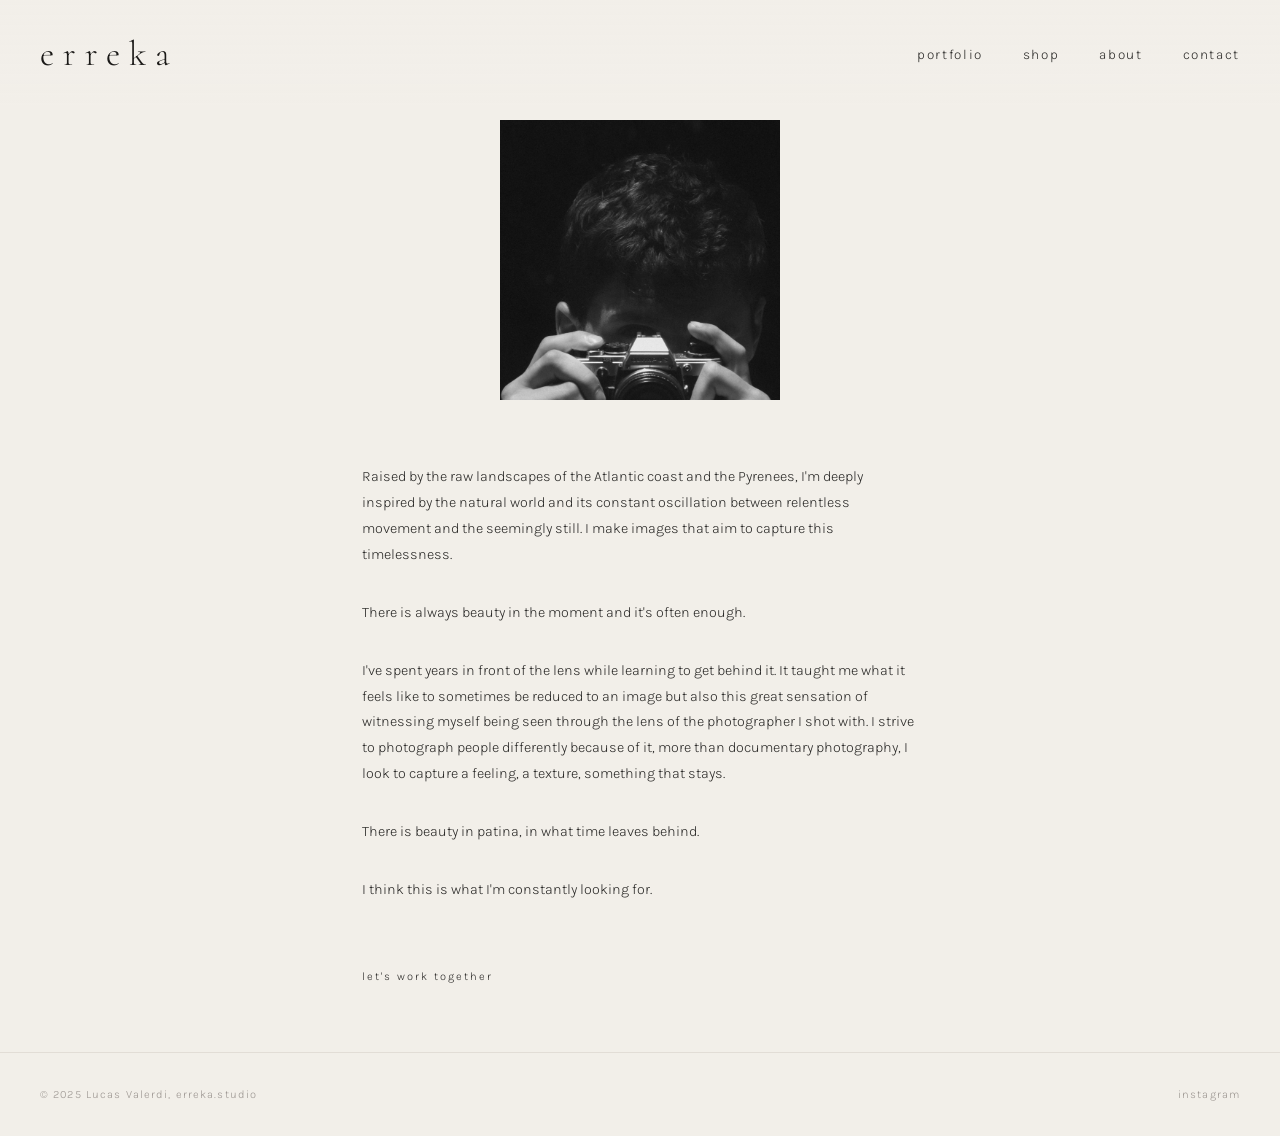
<file: about.html>
<!DOCTYPE html>
<html lang="en">
<head>
  <meta charset="UTF-8" />
  <meta name="viewport" content="width=device-width, initial-scale=1.0" />
  <title>About, Lucas Valerdi, Photographer Basque Country</title>
  <meta name="description" content="Lucas Valerdi, photographer based in Hendaye, Basque Country. Inspired by the Atlantic coast, the Pyrenees and the light of the Basque Country." />

  <!-- Open Graph -->
  <meta property="og:title" content="About, Lucas Valerdi, Photographer Basque Country" />
  <meta property="og:description" content="Photographer based in Hendaye, Basque Country. Surf, portrait, editorial." />
  <meta property="og:image" content="https://erreka.studio/images/hero.jpg" />
  <meta property="og:url" content="https://erreka.studio/about.html" />
  <meta property="og:type" content="website" />
  <meta name="twitter:card" content="summary_large_image" />

  <link rel="icon" href="favicon.svg" type="image/svg+xml" />
  <link rel="preconnect" href="https://fonts.googleapis.com" />
  <link rel="preconnect" href="https://fonts.gstatic.com" crossorigin />
  <link href="https://fonts.googleapis.com/css2?family=Cormorant:ital,wght@0,300;0,400;1,300;1,400&family=Karla:wght@300;400&display=swap" rel="stylesheet" />
  <link rel="stylesheet" href="style.css" />
</head>
<body>

  <nav>
    <a href="index.html" class="nav-logo">erreka</a>
    <button class="nav-toggle" aria-label="Menu" onclick="toggleMenu()">
      <span></span><span></span>
    </button>
    <ul class="nav-links" id="navLinks">
      <li><a href="portfolio.html">portfolio</a></li>
      <li><a href="shop.html">shop</a></li>
      <li><a href="about.html" class="active">about</a></li>
      <li><a href="contact.html">contact</a></li>
    </ul>
  </nav>

  <div class="about-wrap">

    <div class="about-img-wrap">
      <img src="images/about.jpg" alt="Lucas Valerdi, photographe au Pays Basque" />
    </div>

    <div class="about-text">
      <p>Raised by the raw landscapes of the Atlantic coast and the Pyrenees, I'm deeply inspired by the natural world and its constant oscillation between relentless movement and the seemingly still. I make images that aim to capture this timelessness.</p>

      <p>There is always beauty in the moment and it's often enough.</p>

      <p>I've spent years in front of the lens while learning to get behind it. It taught me what it feels like to sometimes be reduced to an image but also this great sensation of witnessing myself being seen through the lens of the photographer I shot with. I strive to photograph people differently because of it, more than documentary photography, I look to capture a feeling, a texture, something that stays.</p>

      <p>There is beauty in patina, in what time leaves behind.</p>

      <p>I think this is what I'm constantly looking for.</p>

      <a href="contact.html" class="animated-link" style="margin-top: 2rem; display: inline-block;">let's work together</a>
    </div>

  </div>

  <footer>
    <p>© 2025 Lucas Valerdi, erreka.studio</p>
    <a href="https://instagram.com/erreka_studio" target="_blank" rel="noopener noreferrer" aria-label="Instagram erreka_studio (nouvelle fenêtre)">instagram</a>
  </footer>

  <script src="script.js"></script>
</body>
</html>
</file>
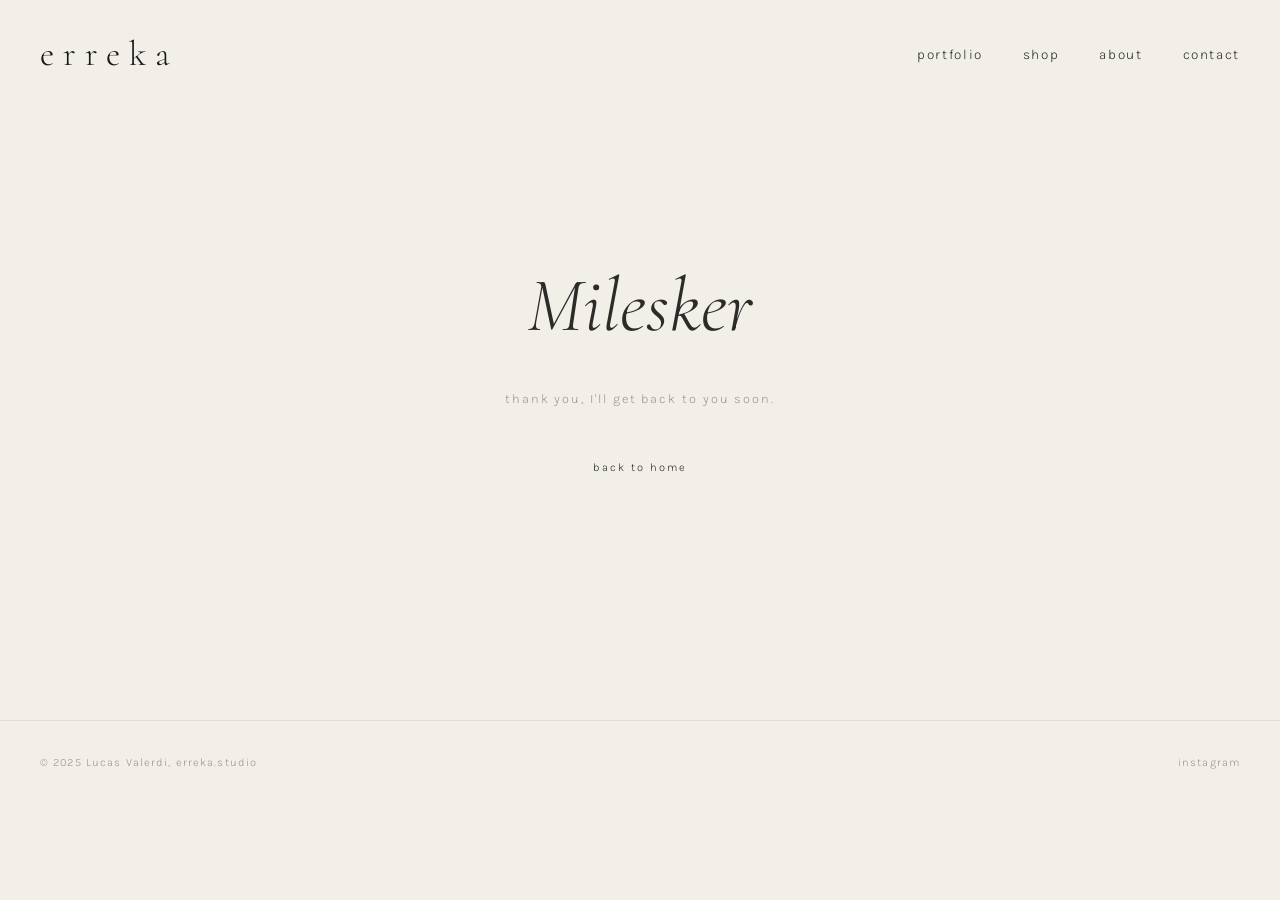
<file: merci.html>
<!DOCTYPE html>
<html lang="en">
<head>
  <meta charset="UTF-8" />
  <meta name="viewport" content="width=device-width, initial-scale=1.0" />
  <title>erreka — thank you</title>
  <link rel="preconnect" href="https://fonts.googleapis.com" />
  <link rel="preconnect" href="https://fonts.gstatic.com" crossorigin />
  <link href="https://fonts.googleapis.com/css2?family=Cormorant:ital,wght@0,300;0,400;1,300;1,400&family=Karla:wght@300;400&display=swap" rel="stylesheet" />
  <link rel="icon" href="favicon.svg" type="image/svg+xml" />
  <link rel="stylesheet" href="style.css" />
</head>
<body>
  <nav>
    <a href="index.html" class="nav-logo">erreka</a>
    <button class="nav-toggle" aria-label="Menu" onclick="toggleMenu()">
      <span></span><span></span>
    </button>
    <ul class="nav-links" id="navLinks">
      <li><a href="portfolio.html">portfolio</a></li>
      <li><a href="shop.html">shop</a></li>
      <li><a href="about.html">about</a></li>
      <li><a href="contact.html">contact</a></li>
    </ul>
  </nav>

  <main style="min-height: 80vh; display: flex; flex-direction: column; align-items: center; justify-content: center; text-align: center; padding: 2rem;">
    <p style="font-family: 'Cormorant', Georgia, serif; font-size: clamp(2.5rem, 6vw, 5rem); font-weight: 300; font-style: italic; color: #2C2B29; margin-bottom: 1rem;">Milesker</p>
    <p style="font-family: 'Karla', sans-serif; font-size: 0.8rem; color: #9B9590; letter-spacing: 0.15em; margin-bottom: 3rem;">thank you, I'll get back to you soon.</p>
    <a href="index.html" class="animated-link">back to home</a>
  </main>

  <footer>
    <p>© 2025 Lucas Valerdi, erreka.studio</p>
    <a href="https://instagram.com/erreka_studio" target="_blank" rel="noopener noreferrer">instagram</a>
  </footer>

  <script src="script.js"></script>
</body>
</html>
</file>
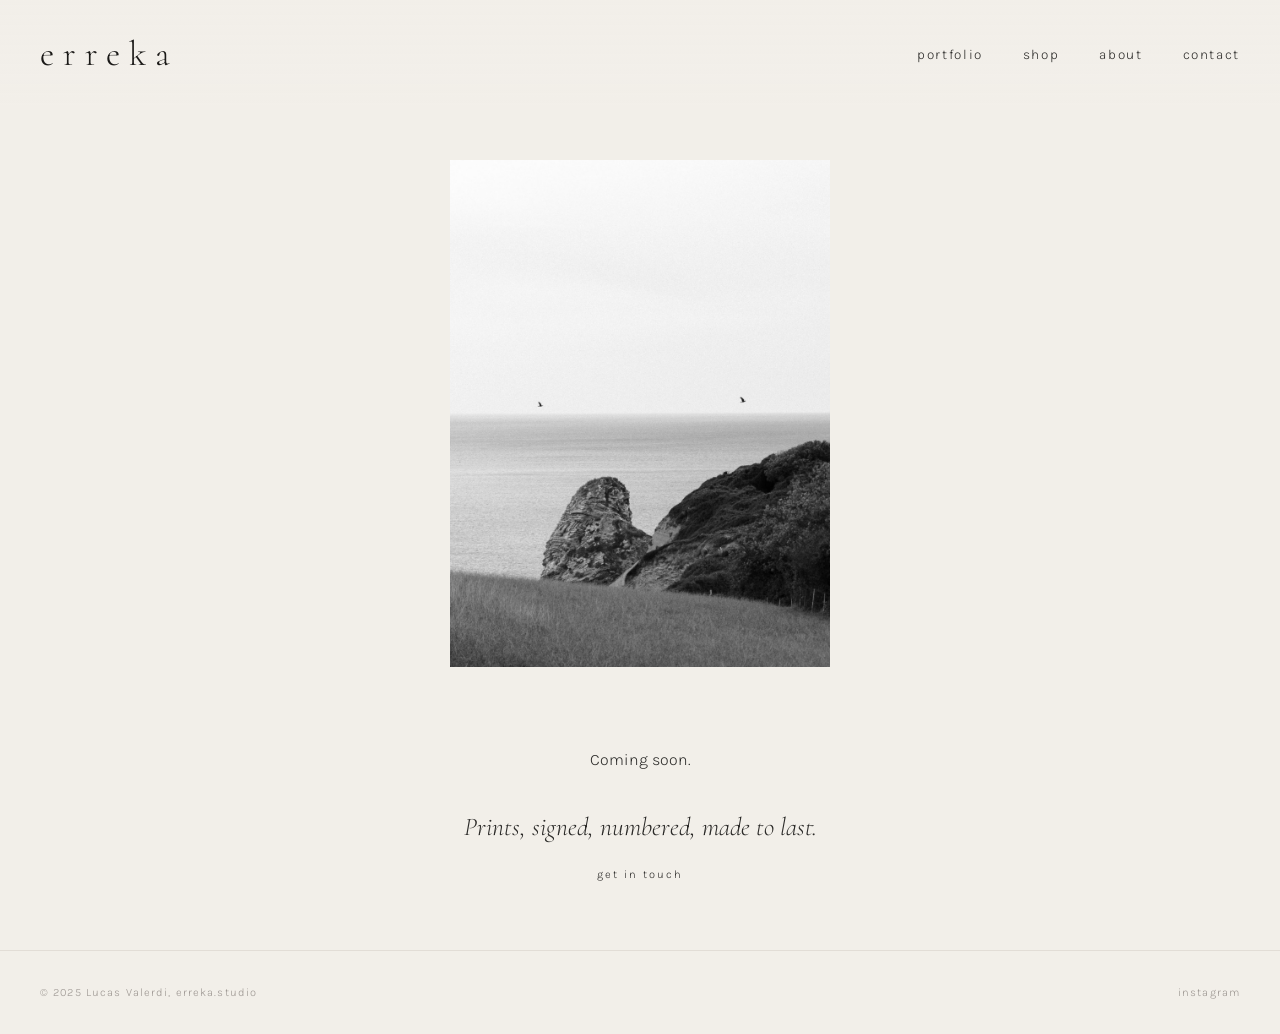
<file: shop.html>
<!DOCTYPE html>
<html lang="en">
<head>
  <meta charset="UTF-8" />
  <meta name="viewport" content="width=device-width, initial-scale=1.0" />
  <title>Shop, Lucas Valerdi, Photographer Basque Country</title>
  <meta name="description" content="Signed photo prints by Lucas Valerdi, limited editions, numbered, Fine Art Baryta paper. Surf and Basque Country photography to frame." />

  <!-- Open Graph -->
  <meta property="og:title" content="Shop, Lucas Valerdi, Photographer Basque Country" />
  <meta property="og:description" content="Prints & objects, signed, numbered, made to last. Surf and Basque Country photography." />
  <meta property="og:image" content="https://erreka.studio/images/hero.jpg" />
  <meta property="og:url" content="https://erreka.studio/shop.html" />
  <meta property="og:type" content="website" />
  <meta name="twitter:card" content="summary_large_image" />

  <link rel="icon" href="favicon.svg" type="image/svg+xml" />
  <link rel="preconnect" href="https://fonts.googleapis.com" />
  <link rel="preconnect" href="https://fonts.gstatic.com" crossorigin />
  <link href="https://fonts.googleapis.com/css2?family=Cormorant:ital,wght@0,300;0,400;1,300;1,400&family=Karla:wght@300;400&display=swap" rel="stylesheet" />
  <link rel="stylesheet" href="style.css" />
</head>
<body>

  <nav>
    <a href="index.html" class="nav-logo">erreka</a>
    <button class="nav-toggle" aria-label="Menu" onclick="toggleMenu()">
      <span></span><span></span>
    </button>
    <ul class="nav-links" id="navLinks">
      <li><a href="portfolio.html">portfolio</a></li>
      <li><a href="shop.html" class="active">shop</a></li>
      <li><a href="about.html">about</a></li>
      <li><a href="contact.html">contact</a></li>
    </ul>
  </nav>

  <div class="shop-wrap">
    <div class="shop-img-wrap">
      <img src="images/photo-30.jpg" alt="Print — Lucas Valerdi" />
    </div>
    <p class="shop-coming-soon">Coming soon.</p>
    <p class="shop-tagline"><em>Prints, signed, numbered, made to last.</em></p>
    <a href="contact.html?type=print" class="animated-link">get in touch</a>
  </div>

  <footer>
    <p>© 2025 Lucas Valerdi, erreka.studio</p>
    <a href="https://instagram.com/erreka_studio" target="_blank" rel="noopener noreferrer" aria-label="Instagram erreka_studio (nouvelle fenêtre)">instagram</a>
  </footer>

  <script src="script.js"></script>
</body>
</html>
</file>
<file: style.css>
/* =====================
   TOKENS
   ===================== */
:root {
  --cream:    #F2EFE9;
  --fog:      #E2DDD6;
  --stone:    #9B9590;
  --charcoal: #2C2B29;
  --ink:      #1A1917;

  --ff-display: 'Cormorant', Georgia, serif;
  --ff-body:    'Karla', system-ui, sans-serif;

  --spacing-xs: 0.5rem;
  --spacing-s:  1rem;
  --spacing-m:  2rem;
  --spacing-l:  4rem;
  --spacing-xl: 8rem;

  --max-w: 1200px;
  --transition: 0.3s ease;
}

/* =====================
   RESET
   ===================== */
*, *::before, *::after { box-sizing: border-box; margin: 0; padding: 0; }

html { scroll-behavior: smooth; }

body {
  background: var(--cream);
  color: var(--charcoal);
  font-family: var(--ff-body);
  font-weight: 300;
  font-size: 1rem;
  line-height: 1.7;
  -webkit-font-smoothing: antialiased;
}

img {
  display: block;
  width: 100%;
  height: auto;
  -webkit-user-drag: none;
  user-select: none;
  -webkit-user-select: none;
}

a { color: inherit; text-decoration: none; }
ul { list-style: none; }

/* =====================
   NAV
   ===================== */
nav {
  position: fixed;
  top: 0; left: 0; right: 0;
  z-index: 1000;
  display: flex;
  align-items: center;
  justify-content: space-between;
  padding: 1.5rem 2.5rem;
  background: rgba(242,239,233,0.95);
  backdrop-filter: blur(8px);
  -webkit-backdrop-filter: blur(8px);
}

nav::before {
  content: '';
  position: absolute;
  inset: 0;
  background: linear-gradient(to bottom, rgba(242,239,233,0.85) 0%, transparent 100%);
  z-index: -1;
}

.nav-logo {
  font-family: var(--ff-display);
  font-size: 2.2rem;
  font-weight: 300;
  letter-spacing: 0.25em;
  color: var(--ink);
}

.nav-links {
  display: flex;
  gap: 2.5rem;
}

.nav-links a {
  font-size: 0.85rem;
  letter-spacing: 0.12em;
  text-transform: lowercase;
  color: var(--charcoal);
  transition: color var(--transition);
}

.nav-links a:hover { color: var(--stone); }

.nav-toggle {
  display: none;
  flex-direction: column;
  gap: 5px;
  background: none;
  border: none;
  cursor: pointer;
  padding: 4px;
}

.nav-toggle span {
  display: block;
  width: 22px;
  height: 1px;
  background: var(--ink);
  transition: transform 0.35s ease, opacity 0.35s ease;
}

/* Hamburger → croix fine */
.nav-toggle.is-open span:nth-child(1) {
  transform: translateY(3px) rotate(45deg);
}

.nav-toggle.is-open span:nth-child(2) {
  transform: translateY(-3px) rotate(-45deg);
}

/* =====================
   HERO
   ===================== */
.hero {
  position: relative;
  height: 100svh;
  min-height: 600px;
  overflow: hidden;
}

.hero-image-wrap {
  position: absolute;
  inset: 0;
}

/* Hero slideshow */
.hero-slide {
  position: absolute;
  inset: 0;
  opacity: 0;
  transition: opacity 1.5s ease-in-out;
}

.hero-slide.active {
  opacity: 1;
}

.hero-slide img {
  width: 100%;
  height: 100%;
  object-fit: cover;
  object-position: center;
  filter: brightness(0.88);
}

/* Fallback pour hero simple (pages autres) */
.hero-img {
  width: 100%;
  height: 100%;
  object-fit: cover;
  object-position: center;
  filter: brightness(0.88);
}

.hero-text {
  position: absolute;
  bottom: var(--spacing-xl);
  left: 2.5rem;
}

.hero-eyebrow {
  font-family: var(--ff-body);
  font-size: 0.7rem;
  letter-spacing: 0.2em;
  text-transform: uppercase;
  color: var(--fog);
  margin-bottom: var(--spacing-s);
}

.hero h1 {
  font-family: var(--ff-display);
  font-size: clamp(3rem, 8vw, 7rem);
  font-weight: 300;
  line-height: 1.05;
  color: var(--cream);
  letter-spacing: -0.01em;
}

.hero h1 em {
  font-style: italic;
  font-weight: 300;
}

.hero-scroll {
  position: absolute;
  bottom: 2rem;
  right: 2.5rem;
  font-size: 0.7rem;
  letter-spacing: 0.15em;
  color: var(--fog);
  writing-mode: vertical-rl;
  text-orientation: mixed;
  transform: rotate(180deg);
  transition: color var(--transition);
}

.hero-scroll:hover { color: var(--cream); }

/* =====================
   INTRO
   ===================== */

/* =====================
   HOME
   ===================== */
.home-tagline {
  text-align: center;
  font-family: var(--ff-display);
  font-size: clamp(1.2rem, 3vw, 2rem);
  font-weight: 300;
  font-style: italic;
  color: var(--charcoal);
  padding: 5rem 2rem 4rem;
}

.home-grid {
  display: grid;
  grid-template-columns: repeat(3, 1fr);
  gap: 3px;
  padding: 0;
}

.home-grid img {
  width: 100%;
  aspect-ratio: 3/4;
  object-fit: cover;
  display: block;
  transition: opacity 0.3s ease;
}

.home-grid a:hover img {
  opacity: 0.85;
}

/* =====================
   CTA TIRAGES
   ===================== */

.btn {
  display: inline-block;
  padding: 0.75rem 2rem;
  border: 1px solid var(--charcoal);
  font-size: 0.7rem;
  letter-spacing: 0.18em;
  text-transform: lowercase;
  color: var(--charcoal);
  transition: background var(--transition), color var(--transition);
}

.btn:hover {
  background: var(--charcoal);
  color: var(--cream);
}

button[type="submit"] {
  -webkit-appearance: none;
  appearance: none;
  background: transparent;
  border: none;
  color: var(--charcoal);
  font-family: var(--ff-body);
  font-size: 0.7rem;
  letter-spacing: 0.18em;
  text-transform: lowercase;
  padding: 0.75rem 0;
  cursor: pointer;
  position: relative;
  display: inline-block;
}

button[type="submit"]::after {
  content: '';
  position: absolute;
  bottom: 0;
  left: 0;
  width: 0;
  height: 1px;
  background: var(--charcoal);
  transition: width 0.4s ease;
}

button[type="submit"]:hover::after {
  width: 100%;
}

/* =====================
   ANIMATED LINK
   ===================== */
.animated-link {
  font-family: var(--ff-body);
  font-size: 0.7rem;
  letter-spacing: 0.18em;
  text-transform: lowercase;
  color: var(--charcoal);
  position: relative;
  padding-bottom: 2px;
}

.animated-link::after {
  content: '';
  position: absolute;
  bottom: 0;
  left: 0;
  width: 0;
  height: 1px;
  background: var(--charcoal);
  transition: width 0.4s ease;
}

.animated-link:hover::after {
  width: 100%;
}

/* =====================
   CTA EXPLORE / WORK TOGETHER
   ===================== */
.cta-work {
  display: flex;
  justify-content: center;
  padding: 3rem 2rem;
}

.btn-work {
  position: relative;
  font-family: var(--ff-body);
  font-size: 0.72rem;
  font-weight: 400;
  letter-spacing: 0.22em;
  text-transform: uppercase;
  color: var(--charcoal);
  padding-bottom: 4px;
}

.btn-work::after {
  content: '';
  position: absolute;
  bottom: 0;
  left: 0;
  width: 0;
  height: 1px;
  background: var(--charcoal);
  transition: width 0.3s ease;
}

.btn-work:hover::after {
  width: 100%;
}

/* =====================
   FOOTER
   ===================== */
footer {
  border-top: 1px solid var(--fog);
  padding: var(--spacing-m) 2.5rem;
  display: flex;
  justify-content: space-between;
  align-items: center;
}

footer p, footer a {
  font-size: 0.7rem;
  letter-spacing: 0.1em;
  color: var(--stone);
}

footer a:hover { color: var(--charcoal); }

/* =====================
   PORTFOLIO
   ===================== */
.portfolio-magazine {
  max-width: 600px;
  margin: 0 auto;
  padding: 80px 2rem var(--spacing-xl);
}

.pf-photo {
  width: 100%;
  margin-left: auto;
  margin-right: auto;
  margin-bottom: 8rem;
  cursor: pointer;
}

.pf-photo img {
  width: 100%;
  height: auto;
  max-height: 80vh;
  object-fit: contain;
  pointer-events: none;
}

/* =====================
   SHOOTS PAGE
   ===================== */
.shoots-grid {
  display: grid;
  grid-template-columns: repeat(2, 1fr);
  gap: var(--spacing-m);
  padding: var(--spacing-l) 2.5rem;
  max-width: var(--max-w);
}

.shoot-card {
  padding: var(--spacing-m);
  border: 1px solid var(--fog);
}

.shoot-card h3 {
  font-family: var(--ff-display);
  font-size: 1.8rem;
  font-weight: 300;
  font-style: italic;
  margin-bottom: var(--spacing-xs);
}

.shoot-card p {
  font-size: 0.85rem;
  color: var(--stone);
  line-height: 1.6;
  margin-bottom: var(--spacing-m);
}

.shoot-card .price {
  font-size: 0.7rem;
  letter-spacing: 0.15em;
  color: var(--charcoal);
  margin-bottom: var(--spacing-s);
}

/* =====================
   CONTACT / FORM
   ===================== */
.contact-wrap {
  display: grid;
  grid-template-columns: 1fr 1fr;
  gap: var(--spacing-xl);
  padding: 160px 2.5rem var(--spacing-l);
  max-width: var(--max-w);
}

.contact-info p {
  font-family: var(--ff-display);
  font-size: 1.4rem;
  font-weight: 300;
  font-style: italic;
  line-height: 1.5;
  margin-bottom: var(--spacing-m);
}

.contact-info a {
  font-size: 0.75rem;
  letter-spacing: 0.12em;
  color: var(--stone);
  display: block;
  margin-bottom: var(--spacing-xs);
  transition: color var(--transition);
}

.contact-info a:hover { color: var(--charcoal); }

form { display: flex; flex-direction: column; gap: var(--spacing-s); }

form label {
  font-size: 0.65rem;
  letter-spacing: 0.2em;
  text-transform: uppercase;
  color: var(--stone);
  display: block;
  margin-bottom: 4px;
}

form input,
form select,
form textarea {
  width: 100%;
  background: transparent;
  border: none;
  border-bottom: 1px solid var(--fog);
  padding: 0.5rem 0;
  font-family: var(--ff-body);
  font-size: 0.9rem;
  font-weight: 300;
  color: var(--charcoal);
  outline: none;
  transition: border-color var(--transition);
}

form input:focus,
form select:focus,
form textarea:focus {
  border-bottom-color: var(--charcoal);
  outline: 2px solid transparent;
  outline-offset: 2px;
  box-shadow: 0 2px 0 0 var(--charcoal);
}

form textarea { resize: none; height: 100px; }

form .field { display: flex; flex-direction: column; }

/* =====================
   ABOUT PAGE
   ===================== */
.about-wrap {
  display: flex;
  flex-direction: column;
  align-items: center;
  padding: 120px 2rem var(--spacing-l);
  max-width: 620px;
  margin: 0 auto;
  gap: var(--spacing-l);
}

.about-img-wrap {
  width: 280px;
  aspect-ratio: 1/1;
  overflow: hidden;
  flex-shrink: 0;
}

.about-img-wrap img {
  width: 100%;
  height: 100% !important;
  object-fit: cover;
}

.about-text {
  width: 100%;
}

.about-text p {
  font-size: 0.9rem;
  line-height: 1.8;
  color: var(--charcoal);
  margin-bottom: var(--spacing-m);
}

/* =====================
   TIRAGES PAGE
   ===================== */
.tirages-intro {
  max-width: 540px;
  padding: calc(var(--spacing-xl) + 2rem) 2.5rem var(--spacing-l);
}

.tirages-intro h1 {
  font-family: var(--ff-display);
  font-size: clamp(2.5rem, 6vw, 4.5rem);
  font-weight: 300;
  font-style: italic;
  line-height: 1.05;
  margin-bottom: var(--spacing-m);
}

.tirages-intro p {
  font-size: 0.9rem;
  color: var(--stone);
  line-height: 1.7;
}

.tirages-grid {
  display: grid;
  grid-template-columns: repeat(3, 1fr);
  gap: var(--spacing-m);
  padding: 0 2.5rem var(--spacing-xl);
}

.tirage-card { cursor: pointer; }

.tirage-card-img {
  aspect-ratio: 2/3;
  overflow: hidden;
  margin-bottom: var(--spacing-s);
}

.tirage-card-img img {
  transition: transform 0.6s ease;
  pointer-events: none;
}

.tirage-card:hover .tirage-card-img img {
  transform: scale(1.03);
}

.tirage-card h3 {
  font-family: var(--ff-display);
  font-size: 1.1rem;
  font-weight: 300;
  font-style: italic;
  margin-bottom: 4px;
}

.tirage-card .tirage-meta {
  font-size: 0.7rem;
  letter-spacing: 0.1em;
  color: var(--stone);
}

/* =====================
   LIGHTBOX
   ===================== */
.lightbox {
  display: none;
  position: fixed;
  inset: 0;
  background: rgba(26,25,23,0.95);
  z-index: 200;
  align-items: center;
  justify-content: center;
}

.lightbox.open { display: flex; }

.lightbox img {
  max-width: 90vw;
  max-height: 90vh;
  width: auto;
  height: auto;
  object-fit: contain;
  pointer-events: none;
}

.lightbox-close {
  position: absolute;
  top: 1.5rem;
  right: 2rem;
  background: none;
  border: none;
  color: var(--fog);
  font-size: 1.5rem;
  cursor: pointer;
  font-family: var(--ff-body);
  letter-spacing: 0.1em;
}

/* =====================
   SHOP PAGE
   ===================== */
.shop-wrap {
  display: flex;
  flex-direction: column;
  align-items: center;
  padding: calc(var(--spacing-xl) + 2rem) 2.5rem var(--spacing-l);
  gap: var(--spacing-s);
}

.shop-img-wrap {
  width: 100%;
  max-width: 380px;
  aspect-ratio: 2/3;
  overflow: hidden;
}

.shop-img-wrap img {
  pointer-events: none;
}

.shop-tagline {
  font-family: var(--ff-display);
  font-size: clamp(1.2rem, 2.5vw, 1.6rem);
  font-weight: 300;
  font-style: italic;
  color: var(--charcoal);
  text-align: center;
  margin-top: var(--spacing-s);
}

.shop-body {
  font-family: var(--ff-body);
  font-size: 0.85rem;
  font-weight: 300;
  color: var(--stone);
  text-align: center;
  max-width: 420px;
  line-height: 1.7;
}

@media (max-width: 768px) {
  .shop-wrap {
    padding: calc(80px + var(--spacing-s)) 1.5rem var(--spacing-m);
    gap: var(--spacing-xs);
  }

  .shop-img-wrap {
    max-width: 280px;
  }
}

/* =====================
   PAGE 404
   ===================== */
.not-found {
  min-height: 80vh;
  display: flex;
  flex-direction: column;
  align-items: center;
  justify-content: center;
  text-align: center;
  padding: 2.5rem;
}

.not-found h1 {
  font-family: var(--ff-display);
  font-size: clamp(4rem, 12vw, 9rem);
  font-weight: 300;
  color: var(--fog);
  line-height: 1;
  margin-bottom: var(--spacing-m);
}

.not-found p {
  font-family: var(--ff-display);
  font-size: clamp(1rem, 2.5vw, 1.4rem);
  font-weight: 300;
  font-style: italic;
  color: var(--charcoal);
  margin-bottom: var(--spacing-l);
  max-width: 480px;
  line-height: 1.5;
}


/* =====================
   RESPONSIVE — TABLET
   ===================== */
@media (max-width: 1024px) {
  .shoots-grid {
    grid-template-columns: 1fr;
    max-width: 640px;
  }

  .tirages-grid { grid-template-columns: repeat(2, 1fr); }

  .contact-wrap { grid-template-columns: 1fr; }

  .masonry { columns: 2; }
}

/* =====================
   RESPONSIVE — MOBILE
   ===================== */
@media (max-width: 768px) {

  /* Nav */
  nav { padding: 1.2rem 1.5rem; }

  .nav-links {
    position: fixed;
    inset: 0;
    height: 100vh;
    display: flex;
    flex-direction: column;
    align-items: center;
    justify-content: center;
    gap: 3rem;
    background: #F2EFE9;
    z-index: 999;
    overflow: visible;
    opacity: 0;
    visibility: hidden;
    pointer-events: none;
    transition: opacity 0.4s ease, visibility 0.4s ease;
  }

  .nav-links.open {
    opacity: 1;
    visibility: visible;
    pointer-events: auto;
  }

  .nav-links a {
    font-family: var(--ff-display);
    font-size: 2.5rem;
    font-style: italic;
    font-weight: 300;
    letter-spacing: 0.05em;
    color: var(--charcoal);
  }

  .nav-toggle {
    display: flex;
    position: relative;
    z-index: 1001;
  }

  /* Hero */
  .hero-text { left: 1.5rem; bottom: 5rem; }
  .hero h1 { font-size: clamp(2.2rem, 10vw, 3.5rem); }

  /* Home grid — mobile */
  .home-grid {
    grid-template-columns: 1fr;
    gap: 2px;
  }

/* Footer */
  footer {
    padding: var(--spacing-m) 1.5rem;
    flex-direction: column;
    gap: var(--spacing-xs);
    text-align: center;
  }

  /* Portfolio — mobile */
  .portfolio-magazine {
    padding-left: 1rem;
    padding-right: 1rem;
  }

  .pf-photo {
    margin-bottom: 4rem;
  }

  /* Shoots */
  .shoots-grid {
    grid-template-columns: 1fr;
    padding: var(--spacing-m) 1.5rem;
  }

  .shoot-card { padding: var(--spacing-s); }

  /* About */
  .about-wrap { padding: calc(80px + var(--spacing-m)) 1.5rem var(--spacing-l); }

  /* Tirages */
  .tirages-intro {
    padding: calc(80px + var(--spacing-s)) 1.5rem var(--spacing-m);
  }

  .tirages-grid {
    grid-template-columns: 1fr;
    padding: 0 1.5rem var(--spacing-l);
    gap: var(--spacing-l);
  }

  /* Contact */
  .contact-wrap {
    grid-template-columns: 1fr;
    padding: calc(80px + var(--spacing-s)) 1.5rem var(--spacing-l);
    gap: var(--spacing-l);
  }

  form input,
  form select,
  form textarea {
    width: 100%;
  }

  /* Page header (shoots) */
  .page-header {
    padding: calc(80px + var(--spacing-s)) 1.5rem var(--spacing-s);
  }

  /* Lightbox */
  .lightbox img {
    max-width: 96vw;
    max-height: 80vh;
  }

  .lightbox-close {
    top: 1rem;
    right: 1rem;
    font-size: 0.85rem;
  }
}

  button[type="submit"] {
    width: 100%;
    text-align: left;
  }
}

/* =====================
   MERCI PAGE
   ===================== */
.merci-wrap {
  min-height: 80vh;
  display: flex;
  flex-direction: column;
  align-items: center;
  justify-content: center;
  text-align: center;
  padding: 6rem 2rem;
  gap: 1.5rem;
}

.merci-title {
  font-family: var(--ff-display);
  font-size: clamp(2.5rem, 6vw, 5rem);
  font-weight: 300;
  font-style: italic;
  color: var(--charcoal);
  line-height: 1.1;
}

.merci-sub {
  font-family: var(--ff-body);
  font-size: 0.8rem;
  color: var(--stone);
  letter-spacing: 0.15em;
  text-transform: lowercase;
}

.merci-back {
  font-family: var(--ff-body);
  font-size: 0.7rem;
  letter-spacing: 0.18em;
  text-transform: lowercase;
  color: var(--charcoal);
  position: relative;
  padding-bottom: 2px;
  margin-top: 1rem;
}

.merci-back::after {
  content: '';
  position: absolute;
  bottom: 0;
  left: 0;
  width: 0;
  height: 1px;
  background: var(--stone);
  transition: width 0.4s ease;
}

.merci-back:hover::after {
  width: 100%;
}

/* =====================
   RESPONSIVE — PETIT MOBILE
   ===================== */
@media (max-width: 480px) {
  .hero h1 { font-size: clamp(2rem, 11vw, 3rem); }
}
</file>
